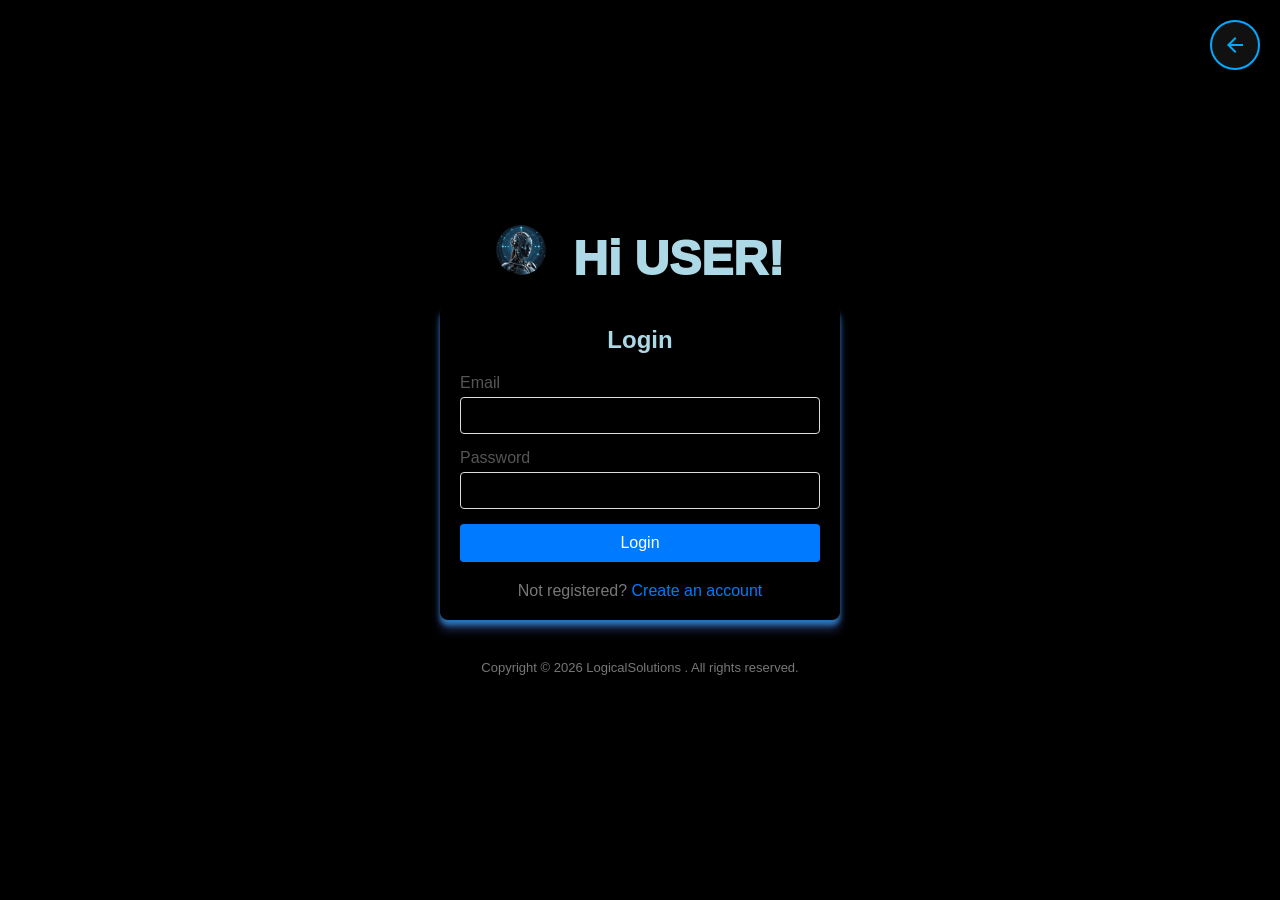
<file: login/index.html>
<!DOCTYPE html>
<html lang="en">
<head>
  <meta charset="UTF-8">

  <meta name="viewport" content="width=device-width, initial-scale=1.0, maximum-scale=1.0, user-scalable=no">
  <meta name="Author" content="Katlego Mathe">
  <meta name="Description" content="LogicalSolutions Login">
  <title>LogicalSolutions| Login</title>
  <link rel="stylesheet" href="css/lgin.css">
  <script>
  
    if (localStorage.getItem("theme_+-----")=='Light'){
        const stylesheet =document.querySelector("link");
            stylesheet.href='css/Llgin.css'

    }
  </script>
  <link rel="shortcut icon" href="../sources/IMG.jpg" type="image/x-icon">
  <script src="js/mod.js"></script>
  <script src="../js/allhandler.js"></script>
 
  <style>
    body{
        height:110vh;
        width:100vw;
        background-color:black;
        overflow: hidden;
    }
    .loading{
height:110vh;
overflow: hidden;

}
.loader{
height:100vh;
width:100vw;
position: absolute;
z-index: 10000000000000000000;
background-color: black;
top:0;
left:0;
right:0;
bottom: 0;
display: flex;
align-items: center;
justify-content: center;
flex-direction: column;



}
.headl{
font-size: 2rem;
color: aqua;
}

.hide{
visibility: hidden;
min-height: 0px;
min-width: 0px;
max-width: 0px;
max-height: 0px;
opacity: 0;
overflow: hidden;
}
.bload{
top:0;
left:0;
right:0;
bottom: 0;
display: flex;
align-items: center;
justify-content: center;
flex-direction: column;
overflow:hidden;
height:100vh

}


@keyframes spin {
from {
transform: rotate(0);
}
to{
transform: rotate(359deg);
}
}

@keyframes spin3D {
from {
transform: rotate3d(.5,.5,.5, 360deg);
}
to{
transform: rotate3d(0deg);
}
}

@keyframes configure-clockwise {
0% {
transform: rotate(0);
}
25% {
transform: rotate(90deg);
}
50% {
transform: rotate(180deg);
}
75% {
transform: rotate(270deg);
}
100% {
transform: rotate(360deg);
}
}

@keyframes configure-xclockwise {
0% {
transform: rotate(45deg);
}
25% {
transform: rotate(-45deg);
}
50% {
transform: rotate(-135deg);
}
75% {
transform: rotate(-225deg);
}
100% {
transform: rotate(-315deg);
}
}

@keyframes pulse {
from {
opacity: 1;
transform: scale(1);
}
to {
opacity: .25;
transform: scale(.75);
}
}

/* GRID STYLING */

* {
box-sizing: border-box;
}



.spinner-box {
width: 300px;
height: 300px;
display: flex;
justify-content: center;
align-items: center;
background-color: transparent;
}

/* SPINNING CIRCLE */




/* ALTERNATING ORBITS */

.circle-border {
width: 150px;
height: 150px;
padding: 3px;
display: flex;
justify-content: center;
align-items: center;
border-radius: 50%;
background: rgb(63,249,220);
background: linear-gradient(0deg, rgba(63,249,220,0.1) 33%, rgba(63,249,220,1) 100%);
animation: spin .8s linear 0s infinite;
}

.circle-core {
width: 100%;
height: 100%;
background-color: #1d2630;
border-radius: 50%;
}

/* X-ROTATING BOXES */

.configure-border-1 {
width: 115px;
height: 115px;
padding: 3px;
position: absolute;
display: flex;
justify-content: center;
align-items: center;
background: #fb5b53;
animation: configure-clockwise 3s ease-in-out 0s infinite alternate;
}

.configure-border-2 {
width: 115px;
height: 115px;
padding: 3px;
left: -115px;
display: flex;
justify-content: center;
align-items: center;
background: rgb(63,249,220);
transform: rotate(45deg);
animation: configure-xclockwise 3s ease-in-out 0s infinite alternate;
}

.configure-core {
width: 100%;
height: 100%;
background-color: #1d2630;
}

/* PULSE BUBBLES */

.pulse-container {
width: 120px;
display: flex;
justify-content: space-between;
align-items: center;
}

.pulse-bubble {
width: 20px;
height: 20px;
border-radius: 50%;
background-color: #3ff9dc;
}

.pulse-bubble-1 {
animation: pulse .4s ease 0s infinite alternate;
}
.pulse-bubble-2 {
animation: pulse .4s ease .2s infinite alternate;
}
.pulse-bubble-3 {
animation: pulse .4s ease .4s infinite alternate;
}

/* SOLAR SYSTEM */

.solar-system {
width: 250px;
height: 250px;
display: flex;
justify-content: center;
align-items: center;
}

.orbit {
position: relative;
display: flex;
justify-content: center;
align-items: center;
border: 1px solid #fafbfC;
border-radius: 50%;
} 

.earth-orbit {
width: 165px;
height: 165px;
animation:spin 12s linear 0s infinite;
-webkit-animation: spin 12s linear 0s infinite;
}

.venus-orbit {
width: 120px;
height: 120px;
animation: spin 7.4s linear 0s infinite;
-webkit-animation: spin 7.4s linear 0s infinite;
}

.mercury-orbit {
width: 90px;
height: 90px;
animation:spin 3s linear 0s infinite;
-webkit-animation: spin 3s linear 0s infinite;
}

.planet {
position: absolute;
top: -5px;
width: 10px;
height: 10px;
border-radius: 50%;
background-color: #3ff9dc;
}

.sun {
width: 35px;
height: 35px;
border-radius: 50%;
background-color: #ffab91;
}

.leo {
position: absolute;
display: flex;
justify-content: center;
align-items: center;
border-radius: 50%;
}

.blue-orbit {
width: 165px;
height: 165px;
border: 1px solid #91daffa5;
animation: spin3D 3s linear .2s infinite;
-webkit-animation: spin3D 3s linear .2s infinite;

}

.green-orbit {
width: 120px;
height: 120px;
border: 1px solid #91ffbfa5;
animation:spin3D 2s linear 0s infinite;
-webkit-animation: spin3D 2s linear 0s infinite;
}

.red-orbit {
width: 90px;
height: 90px;
border: 1px solid #ffca91a5;
animation: spin3D 1s linear 0s infinite;
-webkit-animation: spin3D 1s linear 0s infinite;
}

.white-orbit {
width: 60px;
height: 60px;
border: 2px solid #ffffff;
animation: spin3D 10s linear 0s infinite;
-webkit-animation: spin3D 10s linear 0s infinite;
}

.w1 {
transform: rotate3D(1, 1, 1, 90deg);
}

.w2 {
transform: rotate3D(1, 2, .5, 90deg);
}

.w3 {
transform: rotate3D(.5, 1, 2, 90deg);
}

.three-quarter-spinner {
width: 50px;
height: 50px;
border: 3px solid #fb5b53;
border-top: 3px solid transparent;
border-radius: 50%;
animation: spin .5s linear 0s infinite;
}
</style>
</head>
<body class="bs" id="bs2_">
  <script>
 
    window.addEventListener('load',()=>{
      if (theme){
          document.querySelector('style').innerHTML=''
      }
     
})

  </script>
<div class="loader" id="loader">
  <div class="headl">LogicalSolutions</div>

  <div class="spinner-box">
      <div class="blue-orbit leo">
      </div>

      <div class="green-orbit leo">
      </div>

      <div class="red-orbit leo">
      </div>

      <div class="white-orbit w1 leo">
      </div>
      <div class="white-orbit w2 leo">
      </div>
      <div class="white-orbit w3 leo">
      </div>
  </div>
</div>
<script>
  function return_(){
    let p =getHomePath() + "/index.html"
    window.location.assign(p)
  }
</script>
 <div class="back-button" onclick="return_()" title="Go back">
    <svg viewBox="0 0 24 24">
      <path d="M20 11H7.83l5.59-5.59L12 4l-8 8 8 8 1.41-1.41L7.83 13H20v-2z"/>
    </svg>
  </div>
  
  <div class="com_name"><img id="iconm" style="border-radius: 50%;width:50px;height:50px" src="../sources/IMG.jpg" alt="">&nbsp; Hi USER!</div>
  <div class="login-container">
    <div class="login-form">
      <h2 class="reg_h">Login</h2>
      <form id="loginForm" onsubmit="return validateForm()">
        <div class="input-group">
          <label for="email"> Email</label>
          <input type="email" id="email" name="email" required>
        </div>
        <div class="input-group">
          <label for="password">Password</label>
          <input type="password" id="password" name="password" required>
        </div>
        <button id="btn_l" class="" type="submit">Login</button>
        <p class="message">Not registered? <a href="../register/index.html">Create an account</a></p>
      </form>
    </div>
  </div>
 
  <p class="message m2">Copyright &copy; <span id='current-year'>2024</span> LogicalSolutions . All rights reserved.</p>
  <script>
    window.addEventListener('load',()=>{
     document.querySelector('#loader').style.display='none'
    
    })
</script>
  <script src="js/lgin.js"></script>
</body>

</html>
</file>
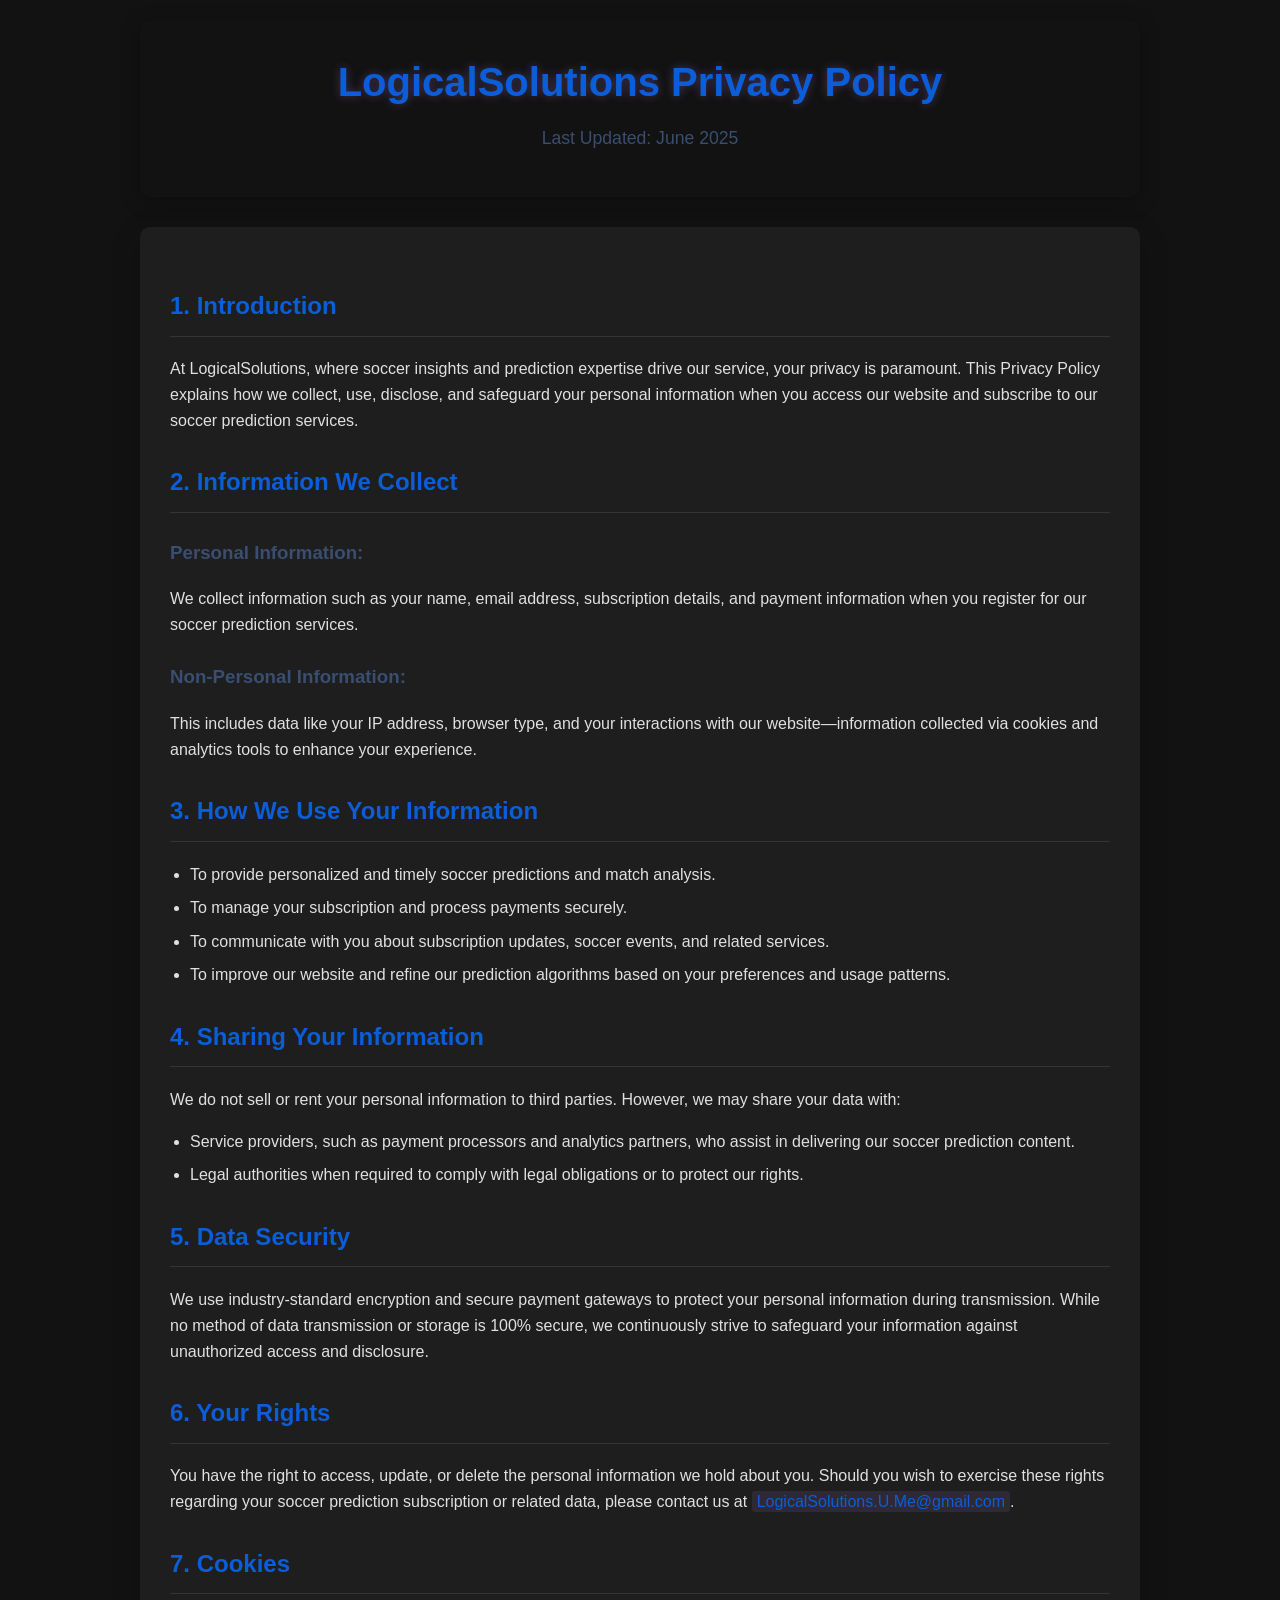
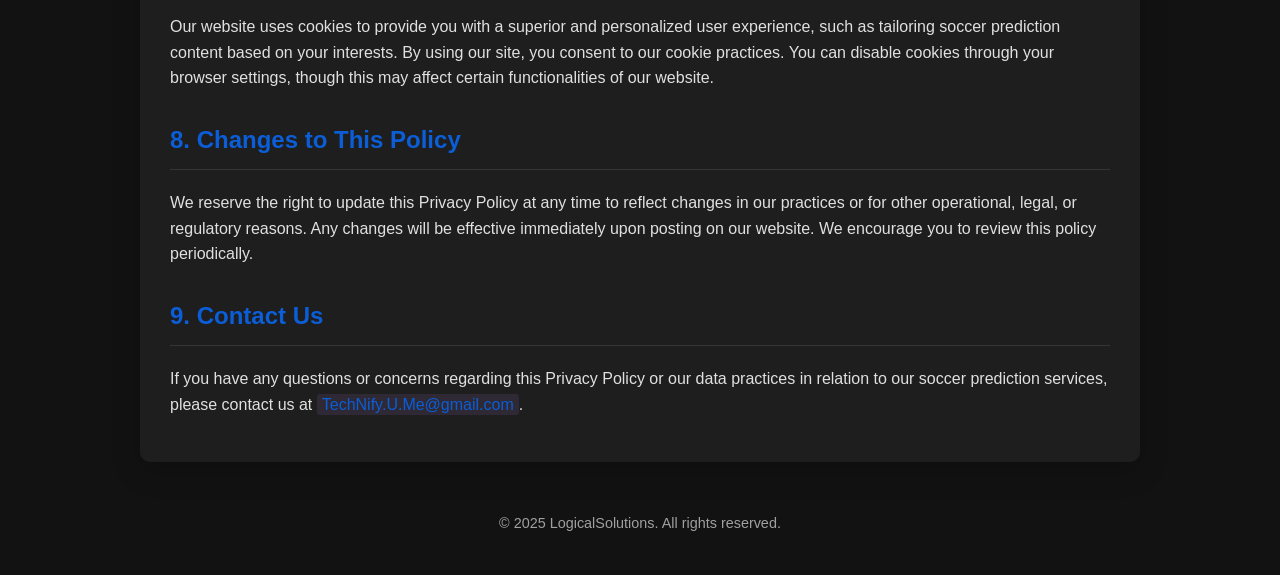
<file: privacy_policy/index.html>
<!DOCTYPE html>
<html lang="en">
<head>
    <meta charset="UTF-8">
    <meta name="viewport" content="width=device-width, initial-scale=1.0">
    <title>LogicalSolutions - Privacy Policy</title>
    <style>
        :root {
           --bg-color: #121212;
            --card-bg: #1e1e1e;
            --text-color: #e0e0e0;
            --accent-color: #0b5ed7;
            --secondary-accent: #394e70;
            --highlight-color: #3700b3;
            --border-color: rgba(255, 255, 255, 0.1);
        }

        body {
            font-family: 'Segoe UI', Tahoma, Geneva, Verdana, sans-serif;
            background-color: var(--bg-color);
            color: var(--text-color);
            margin: 0;
            padding: 0;
            line-height: 1.6;
        }

        .container {
            max-width: 1000px;
            margin: 0 auto;
            padding: 20px;
        }

        header {
            text-align: center;
            margin-bottom: 30px;
            padding: 30px 20px;
            /* background: ; */
            border-radius: 10px;
            box-shadow: 0 4px 20px rgba(0, 0, 0, 0.3);
        }

        h1 {
            margin: 0;
            color: var(--accent-color);
            font-size: 2.5rem;
            text-shadow: 0 0 10px rgba(187, 134, 252, 0.3);
        }

        .subtitle {
            color: var(--secondary-accent);
            font-size: 1.1rem;
            margin-top: 10px;
        }

        .policy-content {
            background-color: var(--card-bg);
            border-radius: 10px;
            padding: 30px;
            margin-bottom: 30px;
            box-shadow: 0 8px 30px rgba(0, 0, 0, 0.2);
        }

        h2 {
            color: var(--accent-color);
            margin-top: 30px;
            padding-bottom: 10px;
            border-bottom: 1px solid var(--border-color);
        }

        h3 {
            color: var(--secondary-accent);
            margin-top: 25px;
        }

        p, ul {
            margin-bottom: 15px;
        }

        ul {
            padding-left: 20px;
        }

        li {
            margin-bottom: 8px;
        }

        .highlight {
            background-color: rgba(187, 134, 252, 0.1);
            padding: 2px 5px;
            border-radius: 3px;
            color: var(--accent-color);
        }

        footer {
            text-align: center;
            padding: 20px;
            color: rgba(255, 255, 255, 0.6);
            font-size: 0.9rem;
        }

        @media (max-width: 768px) {
            .container {
                padding: 15px;
            }
            
            h1 {
                font-size: 2rem;
            }
            
            .policy-content {
                padding: 20px;
            }
        }

        @media (max-width: 480px) {
            h1 {
                font-size: 1.8rem;
            }
            
            h2 {
                font-size: 1.3rem;
            }
        }
    </style>
</head>
<body>
    <div class="container">
        <header>
            <h1>LogicalSolutions Privacy Policy</h1>
            <p class="subtitle">Last Updated: June 2025</p>
        </header>

        <div class="policy-content">
            <h2>1. Introduction</h2>
            <p>At LogicalSolutions, where soccer insights and prediction expertise drive our service, your privacy is paramount. This Privacy Policy explains how we collect, use, disclose, and safeguard your personal information when you access our website and subscribe to our soccer prediction services.</p>

            <h2>2. Information We Collect</h2>
            <h3>Personal Information:</h3>
            <p>We collect information such as your name, email address, subscription details, and payment information when you register for our soccer prediction services.</p>
            
            <h3>Non-Personal Information:</h3>
            <p>This includes data like your IP address, browser type, and your interactions with our website—information collected via cookies and analytics tools to enhance your experience.</p>

            <h2>3. How We Use Your Information</h2>
            <ul>
                <li>To provide personalized and timely soccer predictions and match analysis.</li>
                <li>To manage your subscription and process payments securely.</li>
                <li>To communicate with you about subscription updates, soccer events, and related services.</li>
                <li>To improve our website and refine our prediction algorithms based on your preferences and usage patterns.</li>
            </ul>

            <h2>4. Sharing Your Information</h2>
            <p>We do not sell or rent your personal information to third parties. However, we may share your data with:</p>
            <ul>
                <li>Service providers, such as payment processors and analytics partners, who assist in delivering our soccer prediction content.</li>
                <li>Legal authorities when required to comply with legal obligations or to protect our rights.</li>
            </ul>

            <h2>5. Data Security</h2>
            <p>We use industry-standard encryption and secure payment gateways to protect your personal information during transmission. While no method of data transmission or storage is 100% secure, we continuously strive to safeguard your information against unauthorized access and disclosure.</p>

            <h2>6. Your Rights</h2>
            <p>You have the right to access, update, or delete the personal information we hold about you. Should you wish to exercise these rights regarding your soccer prediction subscription or related data, please contact us at <span class="highlight">LogicalSolutions.U.Me@gmail.com</span>.</p>

            <h2>7. Cookies</h2>
            <p>Our website uses cookies to provide you with a superior and personalized user experience, such as tailoring soccer prediction content based on your interests. By using our site, you consent to our cookie practices. You can disable cookies through your browser settings, though this may affect certain functionalities of our website.</p>

            <h2>8. Changes to This Policy</h2>
            <p>We reserve the right to update this Privacy Policy at any time to reflect changes in our practices or for other operational, legal, or regulatory reasons. Any changes will be effective immediately upon posting on our website. We encourage you to review this policy periodically.</p>

            <h2>9. Contact Us</h2>
            <p>If you have any questions or concerns regarding this Privacy Policy or our data practices in relation to our soccer prediction services, please contact us at <span class="highlight">TechNify.U.Me@gmail.com</span>.</p>
        </div>

        <footer>
            &copy; 2025 LogicalSolutions. All rights reserved.
        </footer>
    </div>
</body>
</html>
</file>
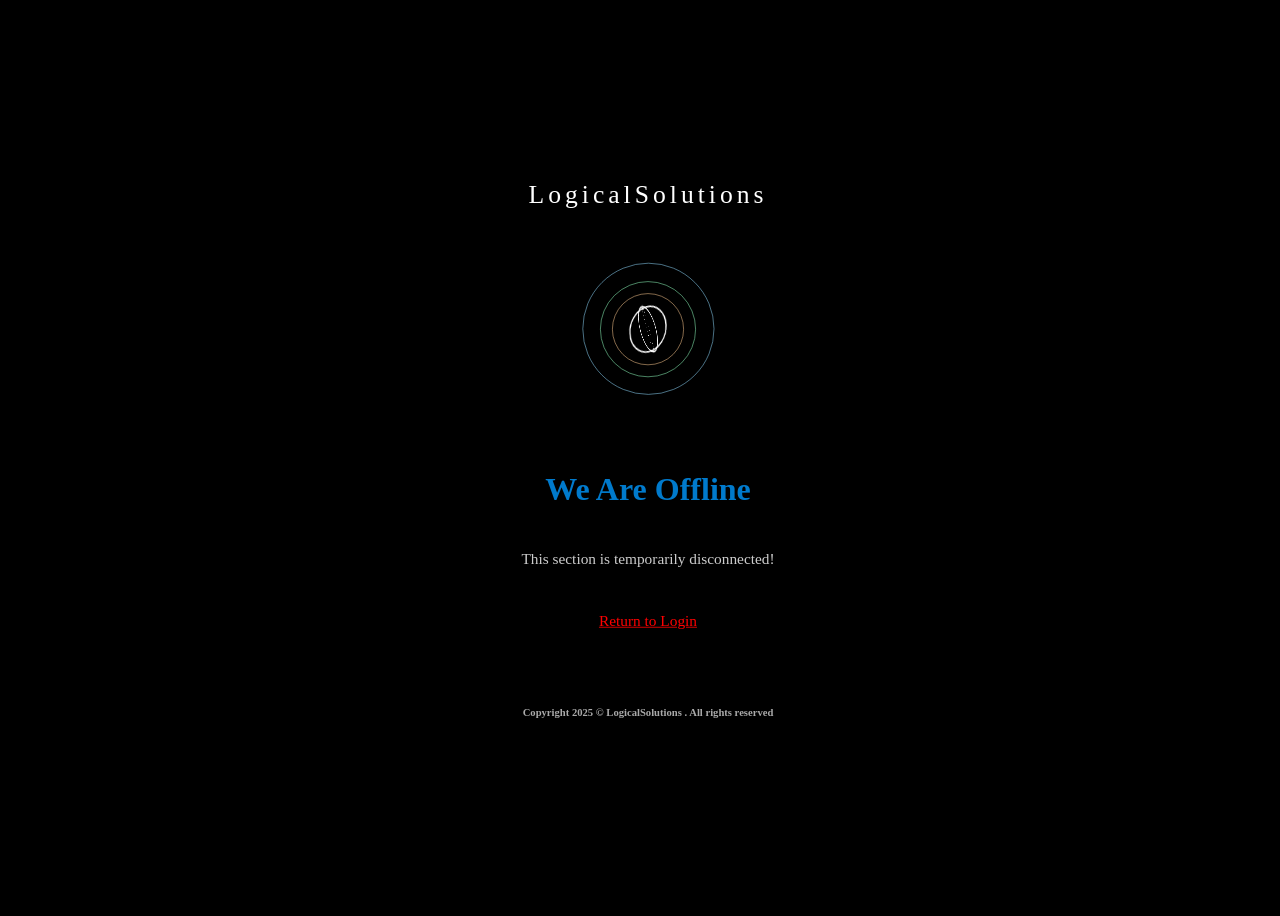
<file: register/index.html>
<!DOCTYPE html>
<html lang="en">
<head>
 
  <meta name="viewport" content="width=device-width, initial-scale=1.0">
  <title>LogicalSolutions| Registration</title>
  <link rel="stylesheet" href="css/reg.css">
  <script>
  
    if (localStorage.getItem("theme_+-----")=='Light'){
        const stylesheet =document.querySelector("link");
            stylesheet.href='css/Lreg.css'

    }
  </script>
  <link rel="shortcut icon" href="../sources//IMG.jpg" type="image/x-icon">
  <script src="../js/allhandler.js"></script>
  <script src="js/mod.js"></script>
  <style>
    .bs{
      visibility: hidden;
    }
  </style>
  
</head>
<body id='bs2_' class="bs">
  <script>
  function return_(){
    let p =getHomePath() + "/index.html"
    window.location.assign(p)
  }
</script>
 <div class="back-button" onclick="return_()" title="Go back">
    <svg viewBox="0 0 24 24">
      <path d="M20 11H7.83l5.59-5.59L12 4l-8 8 8 8 1.41-1.41L7.83 13H20v-2z"/>
    </svg>
  </div>
     <div class="com_name"><img id="iconm" style="border-radius: 50%;width:50px;height:50px" src="../sources/IMG.jpg" alt="">&nbsp; Hi USER!</div>
  <div class="registration-container">
    <div class="registration-form">
      <h2 class="reg_h">Register</h2>
      <form id="registrationForm" onsubmit="return validateForm()">
        <div class="input-group">
          <label for="email">Email</label>
          <input type="email" id="email" name="email" required>
        </div>
        <div class="input-group">
          <label for="phone">Phone Number</label>
          <input type="tel" id="phone" name="phone" required>
        </div>
        <div class="input-group">
          <label for="username">Username</label>
          <input type="text" id="username" name="username" required maxlength="11" minlength="3">
        </div>
        <div class="input-group">
          <label for="password">Password</label>
          <input type="password" id="password" name="password" required>
        </div>
        <button id="btn_s" type="submit">Register</button>
        <p class="message">Already registered? <a href="../login/index.html">Login</a></p>
      </form>
    </div>
  </div>
  <p class="message m2"> By continuing, you agree to our <a href='../Terms _and_Conditions/index.html'>Terms and Conditions</a></p>
  
  <script src="js/reg.js"></script>
</body>
</html>
</file>
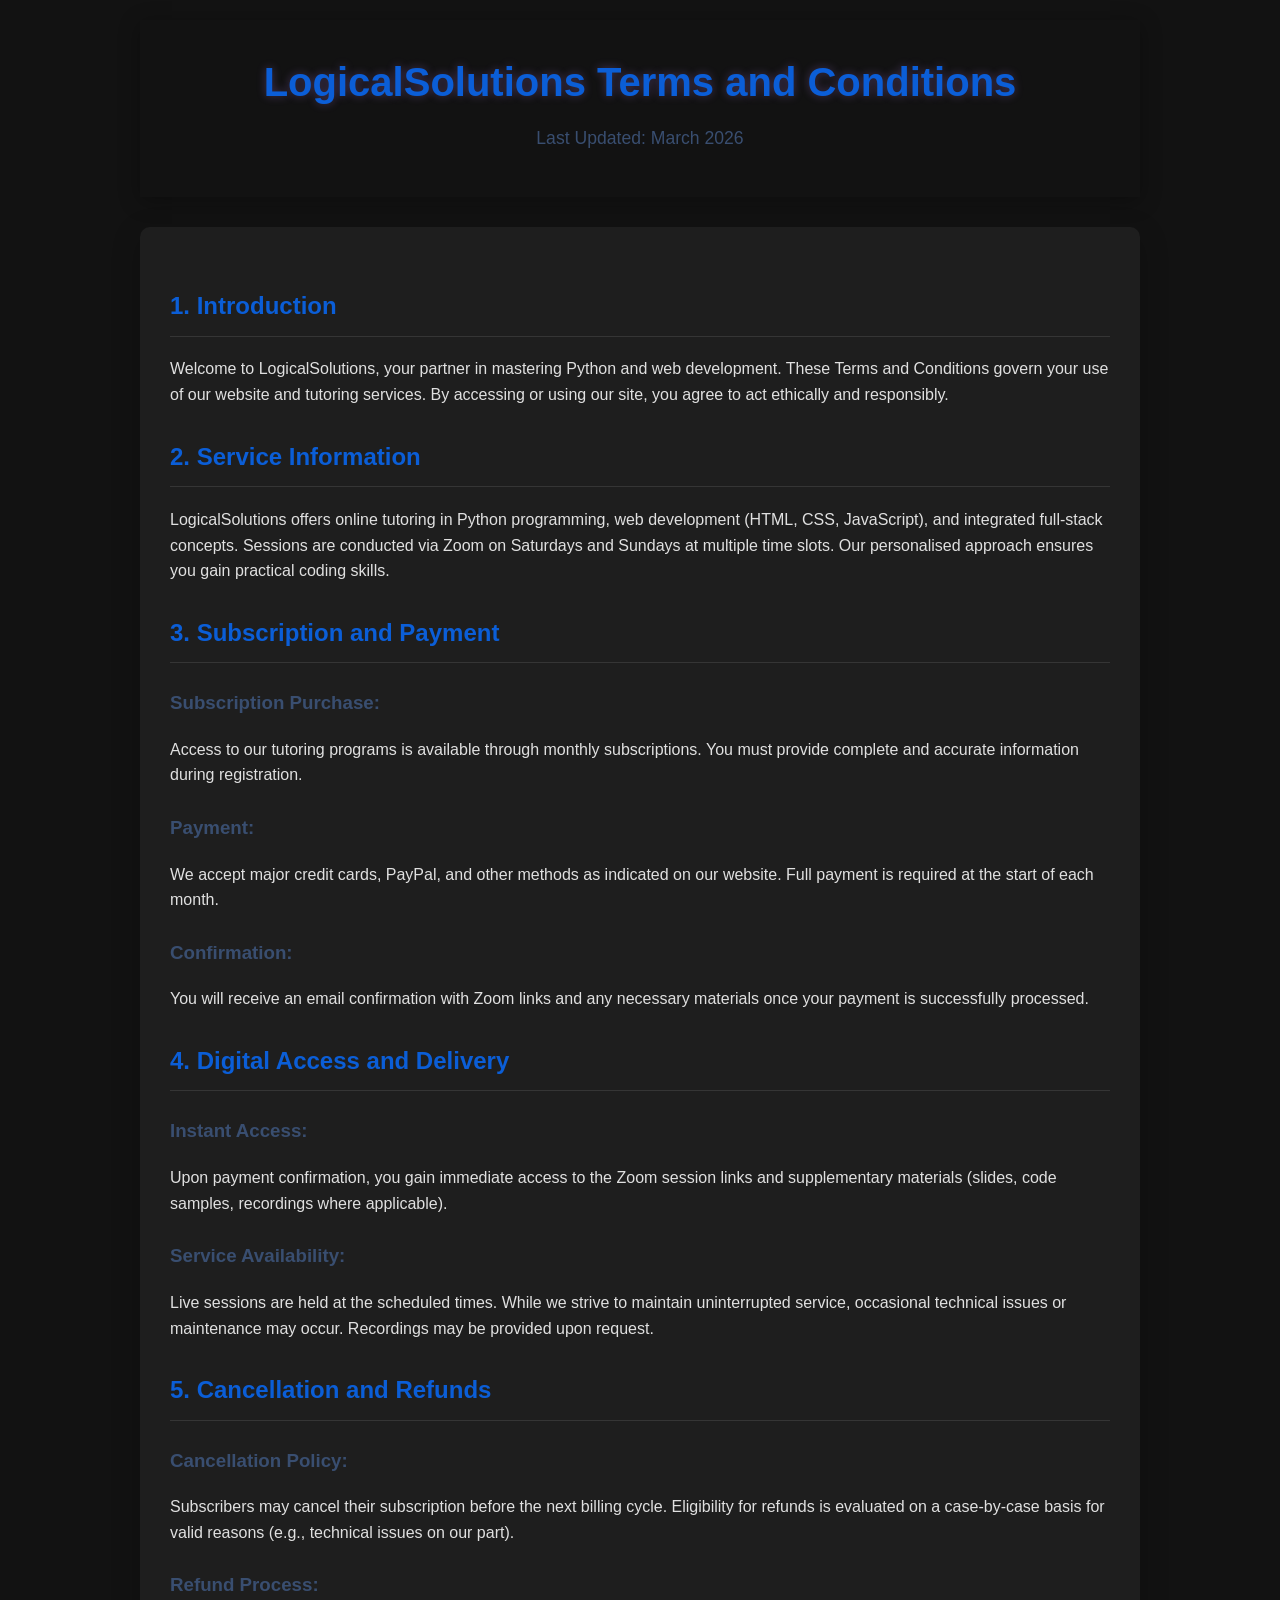
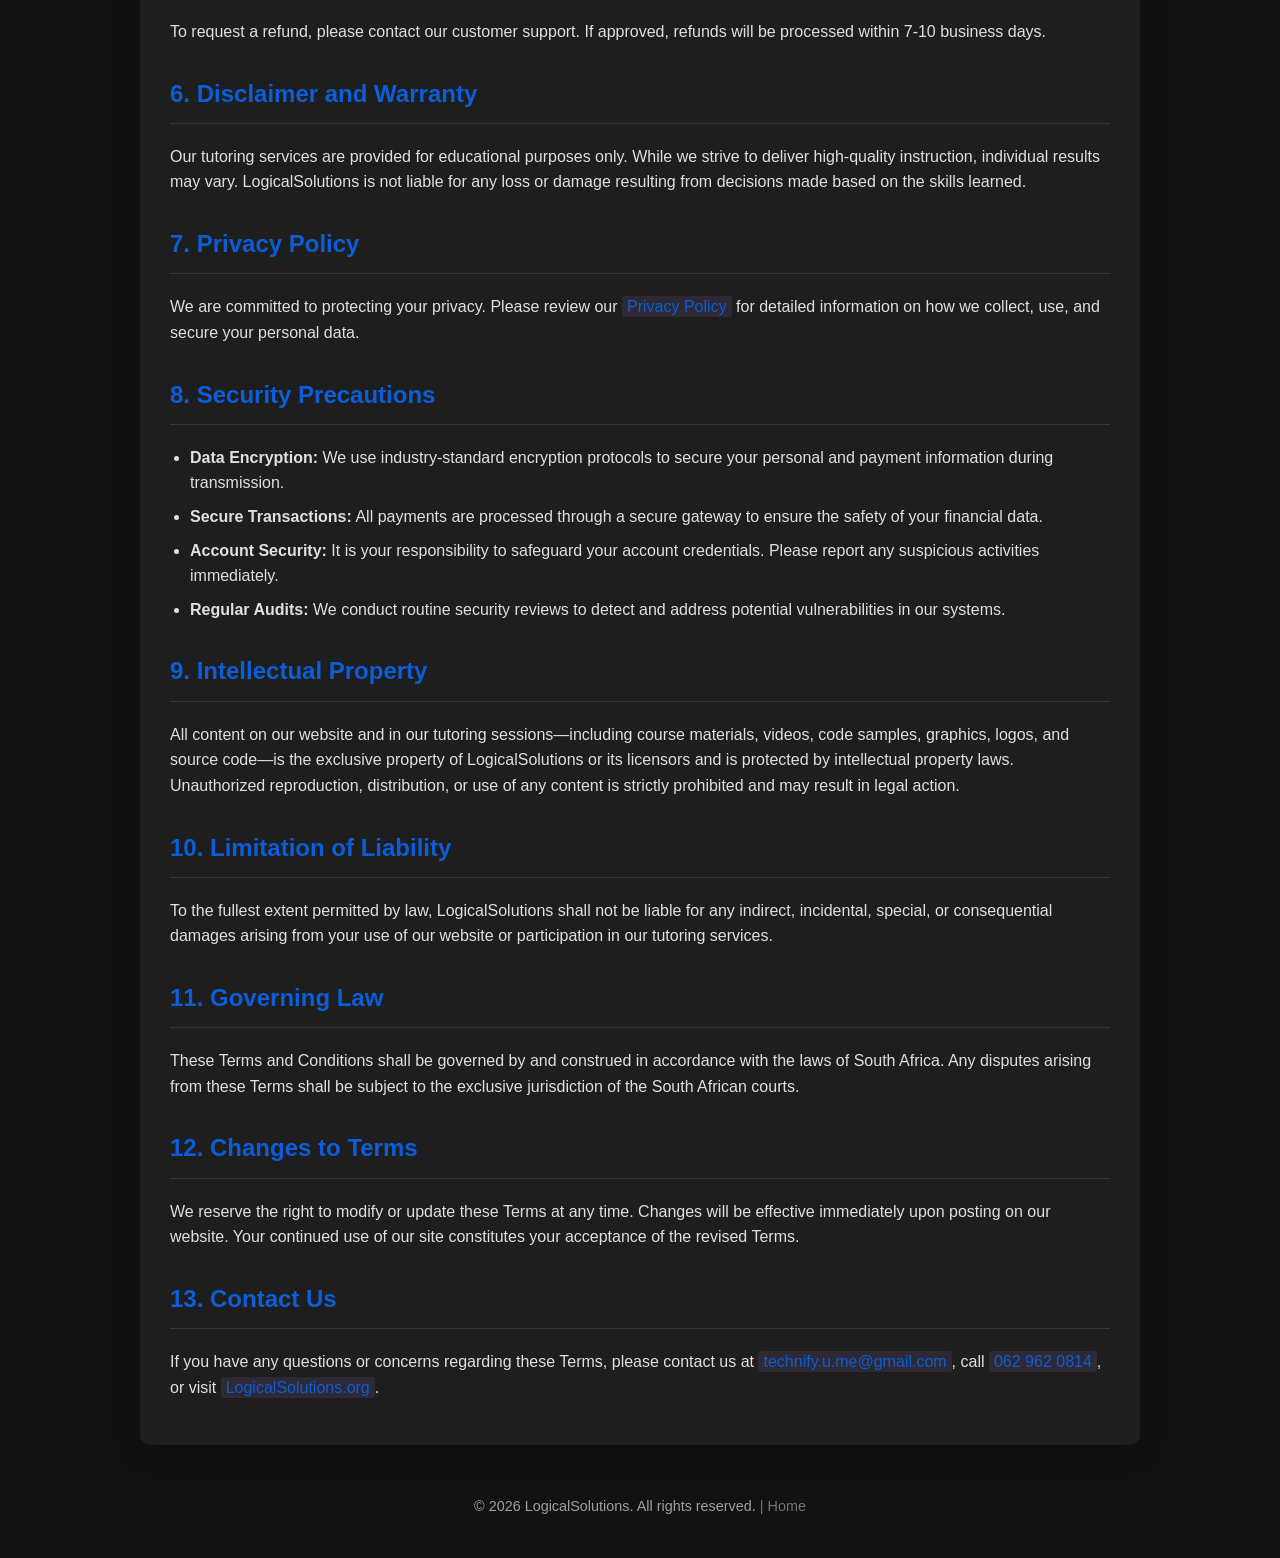
<file: Terms _and_Conditions/index.html>
<!DOCTYPE html>
<html lang="en">
<head>
    <meta charset="UTF-8">
    <meta name="viewport" content="width=device-width, initial-scale=1.0">
    <title>LogicalSolutions – Terms and Conditions</title>
    <!-- favicon to match main site (adjust path if needed) -->
    <link rel="shortcut icon" href="../sources/IMG.jpg" type="image/x-icon">
    <style>
        :root {
            --bg-color: #121212;
            --card-bg: #1e1e1e;
            --text-color: #e0e0e0;
            --accent-color: #0b5ed7;
            --secondary-accent: #394e70;
            --highlight-color: #3700b3;
            --border-color: rgba(255, 255, 255, 0.1);
        }

        body {
            font-family: 'Segoe UI', Tahoma, Geneva, Verdana, sans-serif;
            background-color: var(--bg-color);
            color: var(--text-color);
            margin: 0;
            padding: 0;
            line-height: 1.6;
        }

        .container {
            max-width: 1000px;
            margin: 0 auto;
            padding: 20px;
        }

        header {
            text-align: center;
            margin-bottom: 30px;
            padding: 30px 20px;
            background: transparent;
            box-shadow: 0 4px 20px rgba(0, 0, 0, 0.3);
        }

        h1 {
            margin: 0;
            color: var(--accent-color);
            font-size: 2.5rem;
            text-shadow: 0 0 10px rgba(187, 134, 252, 0.3);
        }

        .subtitle {
            color: var(--secondary-accent);
            font-size: 1.1rem;
            margin-top: 10px;
        }

        .terms-content {
            background-color: var(--card-bg);
            border-radius: 10px;
            padding: 30px;
            margin-bottom: 30px;
            box-shadow: 0 8px 30px rgba(0, 0, 0, 0.2);
        }

        h2 {
            color: var(--accent-color);
            margin-top: 30px;
            padding-bottom: 10px;
            border-bottom: 1px solid var(--border-color);
        }

        h3 {
            color: var(--secondary-accent);
            margin-top: 25px;
        }

        p, ul {
            margin-bottom: 15px;
        }

        ul {
            padding-left: 20px;
        }

        li {
            margin-bottom: 8px;
        }

        .highlight {
            background-color: rgba(187, 134, 252, 0.1);
            padding: 2px 5px;
            border-radius: 3px;
            color: var(--accent-color);
        }

        footer {
            text-align: center;
            padding: 20px;
            color: rgba(255, 255, 255, 0.6);
            font-size: 0.9rem;
        }

        @media (max-width: 768px) {
            .container {
                padding: 15px;
            }
            
            h1 {
                font-size: 2rem;
            }
            
            .terms-content {
                padding: 20px;
            }
        }

        @media (max-width: 480px) {
            h1 {
                font-size: 1.8rem;
            }
            
            h2 {
                font-size: 1.3rem;
            }
        }
    </style>
</head>
<body>
    <div class="container">
        <header>
            <h1>LogicalSolutions Terms and Conditions</h1>
            <p class="subtitle">Last Updated: March 2026</p>
        </header>

        <div class="terms-content">
            <h2>1. Introduction</h2>
            <p>Welcome to LogicalSolutions, your partner in mastering Python and web development. These Terms and Conditions govern your use of our website and tutoring services. By accessing or using our site, you agree to act ethically and responsibly.</p>

            <h2>2. Service Information</h2>
            <p>LogicalSolutions offers online tutoring in Python programming, web development (HTML, CSS, JavaScript), and integrated full‑stack concepts. Sessions are conducted via Zoom on Saturdays and Sundays at multiple time slots. Our personalised approach ensures you gain practical coding skills.</p>

            <h2>3. Subscription and Payment</h2>
            <h3>Subscription Purchase:</h3>
            <p>Access to our tutoring programs is available through monthly subscriptions. You must provide complete and accurate information during registration.</p>
            
            <h3>Payment:</h3>
            <p>We accept major credit cards, PayPal, and other methods as indicated on our website. Full payment is required at the start of each month.</p>
            
            <h3>Confirmation:</h3>
            <p>You will receive an email confirmation with Zoom links and any necessary materials once your payment is successfully processed.</p>

            <h2>4. Digital Access and Delivery</h2>
            <h3>Instant Access:</h3>
            <p>Upon payment confirmation, you gain immediate access to the Zoom session links and supplementary materials (slides, code samples, recordings where applicable).</p>
            
            <h3>Service Availability:</h3>
            <p>Live sessions are held at the scheduled times. While we strive to maintain uninterrupted service, occasional technical issues or maintenance may occur. Recordings may be provided upon request.</p>

            <h2>5. Cancellation and Refunds</h2>
            <h3>Cancellation Policy:</h3>
            <p>Subscribers may cancel their subscription before the next billing cycle. Eligibility for refunds is evaluated on a case‑by‑case basis for valid reasons (e.g., technical issues on our part).</p>
            
            <h3>Refund Process:</h3>
            <p>To request a refund, please contact our customer support. If approved, refunds will be processed within 7‑10 business days.</p>

            <h2>6. Disclaimer and Warranty</h2>
            <p>Our tutoring services are provided for educational purposes only. While we strive to deliver high‑quality instruction, individual results may vary. LogicalSolutions is not liable for any loss or damage resulting from decisions made based on the skills learned.</p>

            <h2>7. Privacy Policy</h2>
            <p>We are committed to protecting your privacy. Please review our <a style="text-decoration: none; color: inherit;" href="../privacy_policy/index.html"><span class="highlight">Privacy Policy</span></a> for detailed information on how we collect, use, and secure your personal data.</p>

            <h2>8. Security Precautions</h2>
            <ul>
                <li><strong>Data Encryption:</strong> We use industry‑standard encryption protocols to secure your personal and payment information during transmission.</li>
                <li><strong>Secure Transactions:</strong> All payments are processed through a secure gateway to ensure the safety of your financial data.</li>
                <li><strong>Account Security:</strong> It is your responsibility to safeguard your account credentials. Please report any suspicious activities immediately.</li>
                <li><strong>Regular Audits:</strong> We conduct routine security reviews to detect and address potential vulnerabilities in our systems.</li>
            </ul>

            <h2>9. Intellectual Property</h2>
            <p>All content on our website and in our tutoring sessions—including course materials, videos, code samples, graphics, logos, and source code—is the exclusive property of LogicalSolutions or its licensors and is protected by intellectual property laws. Unauthorized reproduction, distribution, or use of any content is strictly prohibited and may result in legal action.</p>

            <h2>10. Limitation of Liability</h2>
            <p>To the fullest extent permitted by law, LogicalSolutions shall not be liable for any indirect, incidental, special, or consequential damages arising from your use of our website or participation in our tutoring services.</p>

            <h2>11. Governing Law</h2>
            <p>These Terms and Conditions shall be governed by and construed in accordance with the laws of South Africa. Any disputes arising from these Terms shall be subject to the exclusive jurisdiction of the South African courts.</p>

            <h2>12. Changes to Terms</h2>
            <p>We reserve the right to modify or update these Terms at any time. Changes will be effective immediately upon posting on our website. Your continued use of our site constitutes your acceptance of the revised Terms.</p>

            <h2>13. Contact Us</h2>
            <p>If you have any questions or concerns regarding these Terms, please contact us at <span class="highlight">technify.u.me@gmail.com</span>, call <span class="highlight">062 962 0814</span>, or visit <span class="highlight">LogicalSolutions.org</span>.</p>
        </div>

        <footer>
            &copy; 2026 LogicalSolutions. All rights reserved. <span style="opacity:0.7;">| <a href="../index.html" style="color:inherit; text-decoration:none;">Home</a></span>
        </footer>
    </div>
</body>
</html>
</file>
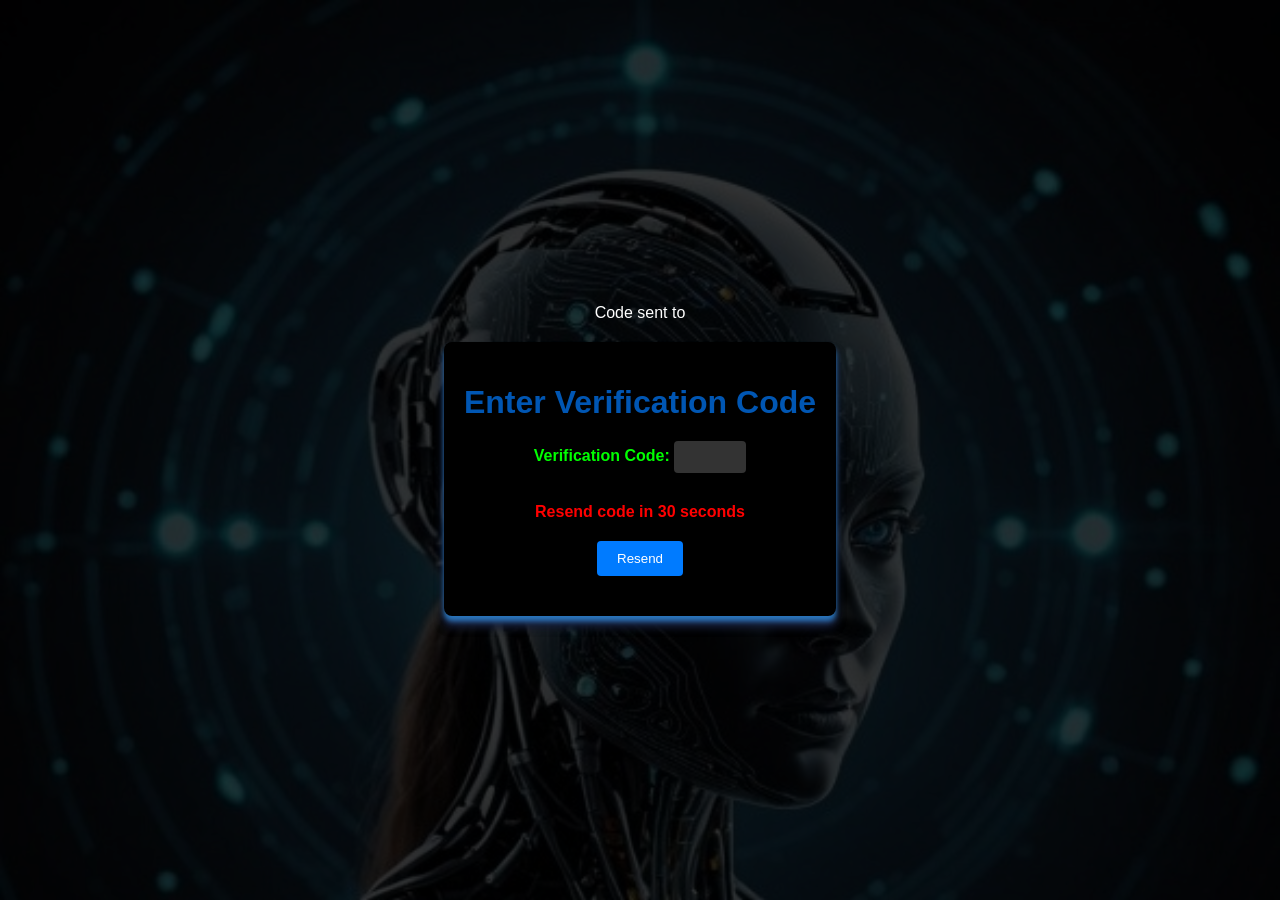
<file: verify/index.html>
<!DOCTYPE html>
<html lang="en">
<head>
    <title>LogicalSolutions | Verification </title>
    <link rel="stylesheet" href="css/varify.css">
    <link rel="shortcut icon" href="../sources/IMG.jpg" type="image/x-icon">
    <meta charset="UTF-8">
    <meta name="viewport" content="width=device-width, initial-scale=1.0">
    <script src="js/mod.js"></script>
    <script src="../js/allhandler.js"></script>
</head>
<body>

    <div class="comp-name">Code sent to <span class="eml"></span></div>
    <div class="container">
        <h1>Enter Verification Code</h1>
        <form id="verificationForm">
            <label for="verificationCode">Verification Code:</label>
            <input type="text" maxlength="5" id="verificationCode" name="verificationCode" required>
        </form>
        <div id="countdown">Resend code in <span id="timer">30</span> seconds</div>
        <button id="resendButton" disabled>Resend</button>
        <div id="message"></div>
    </div>
    <script src="js/verify.js"></script>
</body>
</html>
</file>
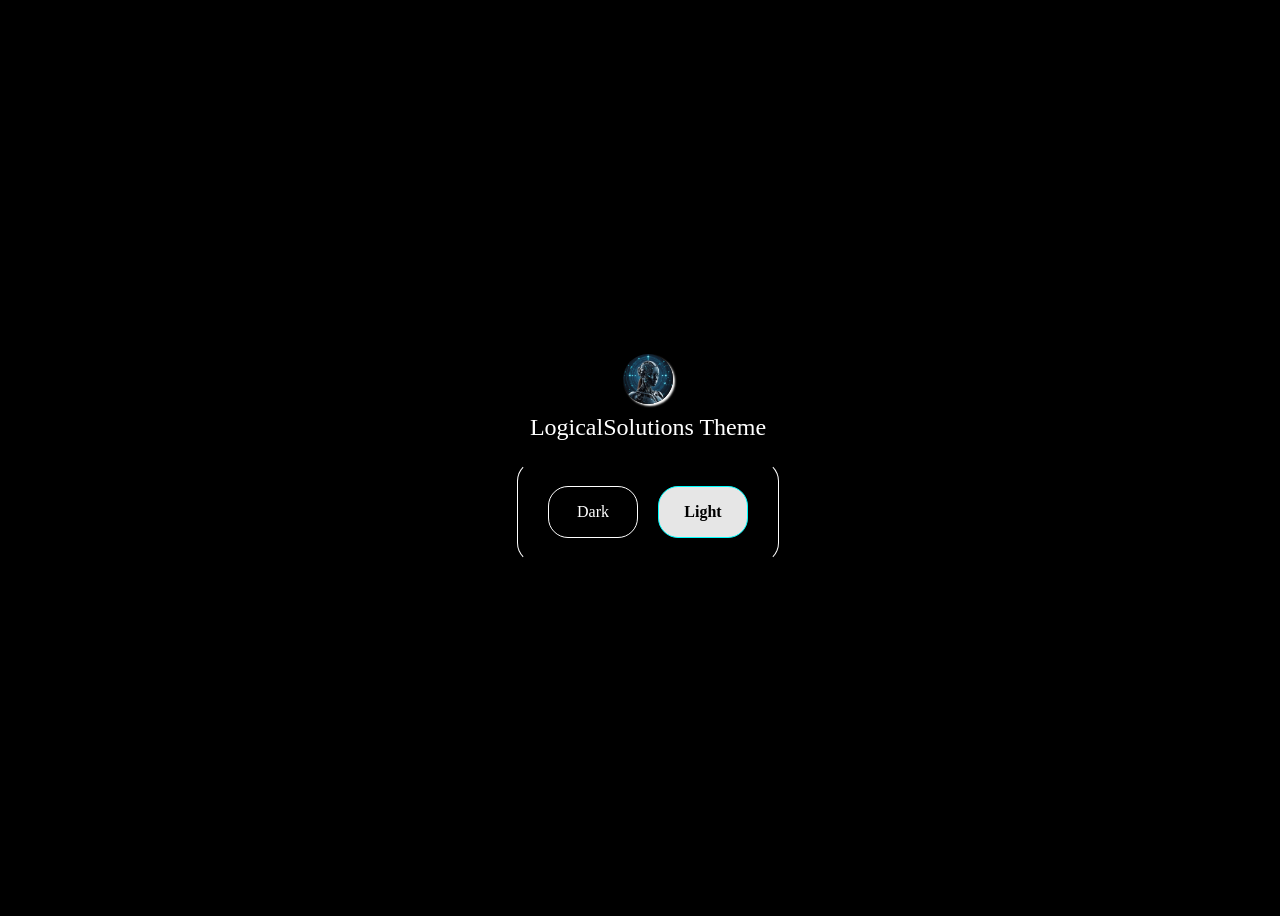
<file: theme.html>
<!DOCTYPE html>
<html lang="en">

<head>
    <meta charset="UTF-8">
    <meta name="viewport" content="width=device-width, initial-scale=1.0">
    <title>LogicalSolutions | Theme</title>
    <link rel="shortcut icon" href="sources/IMG.jpg" type="image/x-icon">
    <style>
        body {
            background-color: black;
            display: flex;
            align-items: center;
            height: 100vh;
            width: 100vw;
            justify-content: center;
            color: white;
            flex-direction: column;
        }

        .container {
            width: 200px;
            height: 100px;
            border: 1px solid white;
            border-radius: 20px;
            border-bottom: 1px solid transparent;
            border-top: 1px solid transparent;
            display: flex;
            justify-content: space-between;
            padding: 0 30px;
            align-items: center;
            gap: 20px
        }

        .dark,
        .light {
            height: 50px;
            display: flex;
            width: 50%;

            align-items: center;
            justify-content: center;
            border-radius: 20px;
            cursor: pointer;
        }

        .head {
            color: rgb(255, 255, 255);
            font-size: 1.5rem;
            margin-bottom: 20px;
        }

        .dark {
            border: 1px solid white;
        }

        .light {
            border: 1px solid aqua;
            color: black;
            background-color: rgba(255, 255, 255, 0.9);
            font-weight: 900;
        }

        body {
            overflow: hidden;
        }

        .tk {
            animation: colorFlow 5s alternate;
        }

        @keyframes colorFlow {
            0% {
                color: black;
            }

            25% {
                color: white
            }

            50% {
                color: transparent;
                -webkit-text-stroke: 1px white;
            }

            70% {
                color: transparent;
                -webkit-text-stroke: 1px white;
            }

            100% {
                color: white;
            }
        }
    </style>
</head>

<body>
   <img src="sources/IMG.jpg" style="width:50px;height:50px;border-radius: 50%; box-shadow: 2px 2px 2px white;margin-bottom: 10px;" alt="">
    <div class="head">
       <span class="tk">LogicalSolutions</span> Theme
    </div>
    <div class="container">
        <div onclick='dark()' class="dark">Dark</div>
        <div onclick='light()' class="light">Light</div>
    </div>

    <script>
         function dark(){
        // alert('Dark')
        localStorage.setItem('theme_+-----', 'Dark');
        theme= 'Dark'
        let path=localStorage.getItem('prev_path')
        if(!path){
             path=localStorage.getItem('Freeprev_path')
        }
        if (path){
           window.location.assign(path)
        }else{
            window.location.assign('login/index.html')
        }
    
    
    }
    function light(){
        localStorage.setItem('theme_+-----', 'Light');
        theme='Light'
        let path=localStorage.getItem('prev_path')
        if(!path){
             path=localStorage.getItem('Freeprev_path')
        }
        if (path){
           window.location.assign(path)
        }else{
            window.location.assign('login/index.html')
        }
        
    }
    </script>

</html>
</file>
<file: login/css/lgin.css>
* {
  box-sizing: border-box;
  padding: 0;
  margin: 0;
}
  
  body {
    font-family: Arial, sans-serif;
    display: flex;
    flex-direction: column;
    justify-content: center;
    align-items: center;
    height: 100vh;
    width: 100vw;
    margin: 0;
    /* background-image: url('../../sources/ball.png'); */
    background-color: rgba(0,0,0,1);
    background-repeat: no-repeat;
    background-size:cover;
    background-blend-mode: darken;
    padding-top: 20px;
    padding-bottom: 20px;
  }


   .back-button {
      position: fixed;
      top: 20px;
      right: 20px;
      width: 50px;
      height: 50px;
      background: #111;
      border: 2px solid #00aaff;
      border-radius: 50%;
      display: flex;
      align-items: center;
      justify-content: center;
      cursor: pointer;
      z-index: 999;
      transition: transform 0.3s ease, box-shadow 0.3s ease;
    }

    .back-button:hover {
      transform: scale(1.15) rotate(-10deg);
      box-shadow: 0 0 15px 2px #00aaff;
    }

    .back-button svg {
      fill: #00aaff;
      width: 24px;
      height: 24px;
      transition: transform 0.3s ease;
    }

    .back-button:hover svg {
      transform: translateX(-4px);
    }


  
  .login-container {
    box-shadow: 0 5px 5px rgba(48, 150, 233, 0.7), 0 10px 10px rgba(44, 61, 115, 0.7), 0 10px 10px rgba(0, 0, 0, 1);
    background: #000;
    padding: 20px;
    border-radius: 8px;
    /* box-shadow: 0 4px 8px rgba(0, 0, 0, 0.1); */
    max-width: 400px;
    width: 80vw;
    margin: 20px;
  }
  
  .login-form {
    width: 100%;
  }
  
  h2 {
    text-align: center;
    margin-bottom: 20px;
    color: #ADD8E6;
  }
  
  .input-group {
    margin-bottom: 15px;
  }
  
  .input-group label {
    display: block;
    margin-bottom: 5px;
    color: #555;
  }
  
  .input-group input {
    width: 100%;
    padding: 10px;
    border: 1px solid #ddd;
    border-radius: 4px;
    background-color: transparent;
    color: white;
  }
  
  button {
    width: 100%;
    padding: 10px;
    background: #007bff;
    border: none;
    border-radius: 4px;
    color: #fff;
    font-size: 16px;
    cursor: pointer;
    transition: background 0.3s ease;
  }
  
  button:hover {
    background: #0056b3;
  }
  
  .message {
    text-align: center;
    margin-top: 20px;
    color: #777;
  }
  
  .message a {
    color: #007bff;
    text-decoration: none;
  }
  
  .message a:hover {
    text-decoration: underline;
  }
  
  @media (max-width: 768px) {
    .login-container {
      padding: 15px;
    }
  }
  
  @media (max-width: 480px) {
    .login-container {
      padding: 10px;
    }
  
    h2 {
      font-size: 18px;
    }
  
    button {
      font-size: 14px;
    }
  
    .input-group input {
      padding: 8px;
    }
  }
  .com_name{
    font-weight: 1000;
    font-family: 'Segoe UI', Tahoma, Geneva, Verdana, sans-serif;
    font-size: 1.5rem;
    color: #ADD8E6;
    animation: colorFlow 5s alternate;
  }


  @keyframes colorFlow {
    0% {
        color: black;
    }

    25% {
        color: white
    }

    50% {
        color: transparent;
        -webkit-text-stroke: 1px white;
    }

    70% {
        color: transparent;
        -webkit-text-stroke: 1px white;
    }

    100% {
        color: white;
    }
}


@media (min-width:320px){
    .com_name{
        font-size: 3rem;
    }
}
@media (max-width:244px){
  html{
    background-color: #000;
  }
  body{
    display: none;
  }
}

@media (max-height:442px){
  body{
    height: auto;
  }
}

.m2{
  font-size: small;
  padding:0 7% ;
}

.load{
  width: 50px;
  height: 50px;
  border-radius: 50%;
  margin: 0 auto;
  display: flex;
  align-items: center;
  justify-content: center;
  background-color: #000;
  color: transparent;
  border-top:1px solid white ;
  border-bottom:1px solid white ;
  border-right:1px solid transparent ;
  border-left:1px solid transparent ;
  animation-name:rotate ;
  animation-duration: 2s;
  animation-iteration-count: infinite;
  animation-timing-function: ease-in-out;
  animation-direction: linear;
  cursor:not-allowed;

}


@keyframes rotate {
  0%{
    border-top:1px solid transparent ;
    border-bottom:1px solid transparent ;
    border-right:1px solid white ;
    border-left:1px solid white ;
  }
  50%{
    border-top:1px solid white ;
    border-bottom:1px solid white ;
    border-right:1px solid transparent ;
    border-left:1px solid transparent ;
  }
  100%{
    border-top:1px solid transparent ;
    border-bottom:1px solid transparent ;
    border-right:1px solid white ;
    border-left:1px solid white ;
  }
}
</file>
<file: register/css/reg.css>
* {
    box-sizing: border-box;
    padding: 0;
    margin: 0;
  }
  
  body {
    font-family: Arial, sans-serif;
    display: flex;
    justify-content: center;
    align-items: center;
    height: 100vh;
    margin: 0;
    /* background-image: url('../../sources/ball.png'); */
     background-color: rgba(0,0,0,1);
   background-repeat: no-repeat;
      background-size:cover;
      background-blend-mode: darken;
    flex-direction: column;
    padding-top: 20px;
    padding-bottom: 20px;
  }


     .back-button {
      position: fixed;
      top: 20px;
      right: 20px;
      width: 50px;
      height: 50px;
      background: #111;
      border: 2px solid #00aaff;
      border-radius: 50%;
      display: flex;
      align-items: center;
      justify-content: center;
      cursor: pointer;
      z-index: 999;
      transition: transform 0.3s ease, box-shadow 0.3s ease;
    }

    .back-button:hover {
      transform: scale(1.15) rotate(-10deg);
      box-shadow: 0 0 15px 2px #00aaff;
    }

    .back-button svg {
      fill: #00aaff;
      width: 24px;
      height: 24px;
      transition: transform 0.3s ease;
    }

    .back-button:hover svg {
      transform: translateX(-4px);
    }


  
  .registration-container {
    background: #fff;
    box-shadow: 0 5px 5px rgba(48, 150, 233, 0.7), 0 10px 10px rgba(44, 61, 115, 0.7), 0 10px 10px rgba(0, 0, 0, 1);
    background: #000;
    padding: 20px;
    border-radius: 8px;
    /* box-shadow: 0 4px 8px rgba(0, 0, 0, 0.1); */
    max-width: 400px;
    width: 80vw;
    margin: 20px;
    transform: scale(0.85);
  }
  
  .registration-form {
    width: 100%;
  }
  
  h2 {
    text-align: center;
    margin-bottom: 20px;
    color: #ADD8E6;
  }
  
  .input-group {
    margin-bottom: 15px;
  }
  
  .input-group label {
    display: block;
    margin-bottom: 5px;
    color: #555;
  }
  
  .input-group input {
    width: 100%;
    padding: 10px;
    border: 1px solid #ddd;
    border-radius: 4px;
    background-color: #000;
    color: white;
    font-weight: 400;
  }
  
  button {
    width: 100%;
    padding: 10px;
    background: #007bff;
    border: none;
    border-radius: 4px;
    color: #fff;
    font-size: 16px;
    cursor: pointer;
    transition: background 0.3s ease;
  }
  
  button:hover {
    background: #0056b3;
  }
  
  .message {
    text-align: center;
    margin-top: 20px;
    color: #777;
  }
  
  .message a {
    color: #007bff;
    text-decoration: none;
  }
  
  .message a:hover {
    text-decoration: underline;
  }
  
  @media (max-width: 768px) {
    .registration-container {
      padding: 15px;
    }
  }
  
  @media (max-width: 480px) {
    .registration-container {
      padding: 10px;
    }
  
    h2 {
      font-size: 18px;
    }
  
    button {
      font-size: 14px;
    }
  
    .input-group input {
      padding: 8px;
    }
  }
  
  .com_name{
    margin-top: 30px;
    font-weight: 1000;
    font-family: 'Segoe UI', Tahoma, Geneva, Verdana, sans-serif;
    font-size: 1.5rem;
    color: #ADD8E6;
    animation: colorFlow 5s alternate;
  }
  @keyframes colorFlow {
    0% {
        color: black;
    }

    25% {
        color: white
    }

    50% {
        color: transparent;
        -webkit-text-stroke: 1px white;
    }

    70% {
        color: transparent;
        -webkit-text-stroke: 1px white;
    }

    100% {
        color: white;
    }
}


@media (min-width:320px){
    .com_name{
        font-size: 2rem;
    }
}
@media (max-width:274px){
    html{
      background-color: #000;
    }
    body{
      display: none;
    }
}
@media(max-height:597px){
  body{
    height: auto;
  }
  .registration-container{
    transform: scale(0.8);
  }
  .m2{
    transform: translateY(-200%);
  }
}


.m2{
  font-size: small;
  padding: 0 15%;
  margin-top: 10px;
}



.load{
  width: 50px;
  height: 50px;
  border-radius: 50%;
  margin: 0 auto;
  display: flex;
  align-items: center;
  justify-content: center;
  background-color: #000;
  color: transparent;
  border-top:1px solid white ;
  border-bottom:1px solid white ;
  border-right:1px solid transparent ;
  border-left:1px solid transparent ;
  animation-name:rotate ;
  animation-duration: 2s;
  animation-iteration-count: infinite;
  animation-timing-function: ease-in-out;
  animation-direction: linear;
  cursor:not-allowed;

}


@keyframes rotate {
  0%{
    border-top:1px solid transparent ;
    border-bottom:1px solid transparent ;
    border-right:1px solid white ;
    border-left:1px solid white ;
  }
  50%{
    border-top:1px solid white ;
    border-bottom:1px solid white ;
    border-right:1px solid transparent ;
    border-left:1px solid transparent ;
  }
  100%{
    border-top:1px solid transparent ;
    border-bottom:1px solid transparent ;
    border-right:1px solid white ;
    border-left:1px solid white ;
  }

}

.input-group  #password{
  background-color: #000;
 }
</file>
<file: verify/css/varify.css>
body {
    font-family: 'Poppins', sans-serif;
    background-image: url('../../sources/IMG.jpg');
    background-color: rgba(0,0,0,0.8);
    background-repeat: no-repeat;
    background-size:cover;
    background-blend-mode: darken;
    display: flex;
    justify-content: center;
    align-items: center;
    height: 100vh;
    margin: 0;
    flex-direction: column;
}

.container {
    background-color: #000;
    padding: 20px;
    border-radius: 8px;
    box-shadow: 0 5px 5px rgba(48, 150, 233, 0.7), 0 10px 10px rgba(44, 61, 115, 0.7), 0 10px 10px rgba(0, 0, 0, 1);
    text-align: center;
}

h1 {
    margin-bottom: 20px;
    color: #0056b3;
}

label {
    display: inline;
    margin-bottom: 10px;
    font-weight: 600;
    color: rgb(0, 255, 0);
}

input[type="text"] {
    width: 50px;
    margin: 0 auto;
    padding: 10px;
    /* display: block; */
    margin-bottom: 20px;
    border: 1px solid transparent;
    border-radius: 4px;
    background-color: #333;
    height: 10px;
    color: white;


}

button {
    background-color: #007bff;
    color: #fff;
    padding: 10px 20px;
    border: none;
    border-radius: 4px;
    cursor: pointer;
    display: block;
    margin: 0 auto;
}

button:hover {
    background-color: #0056b3;
}

#message {
    margin-top: 20px;
    color: #ff0000;
}

@media(max-width:483px) {
    .container {
        width: 70vw;
    }

    h1 {
        font-size: large;
    }

}

@media(max-width:383px) {
    label {
        font-size: small;
    }

    h1 {
        font-size: medium;
    }
}


#countdown {
    margin-top:10px;
    color: red;
    margin-bottom: 20px;
    font-weight: 600;
}

#message {
    margin-top: 20px;
    color: #ff0000;
}

.comp-name{
    color: #fff;
    padding:20px;
    font-size: medium; 
}
</file>
